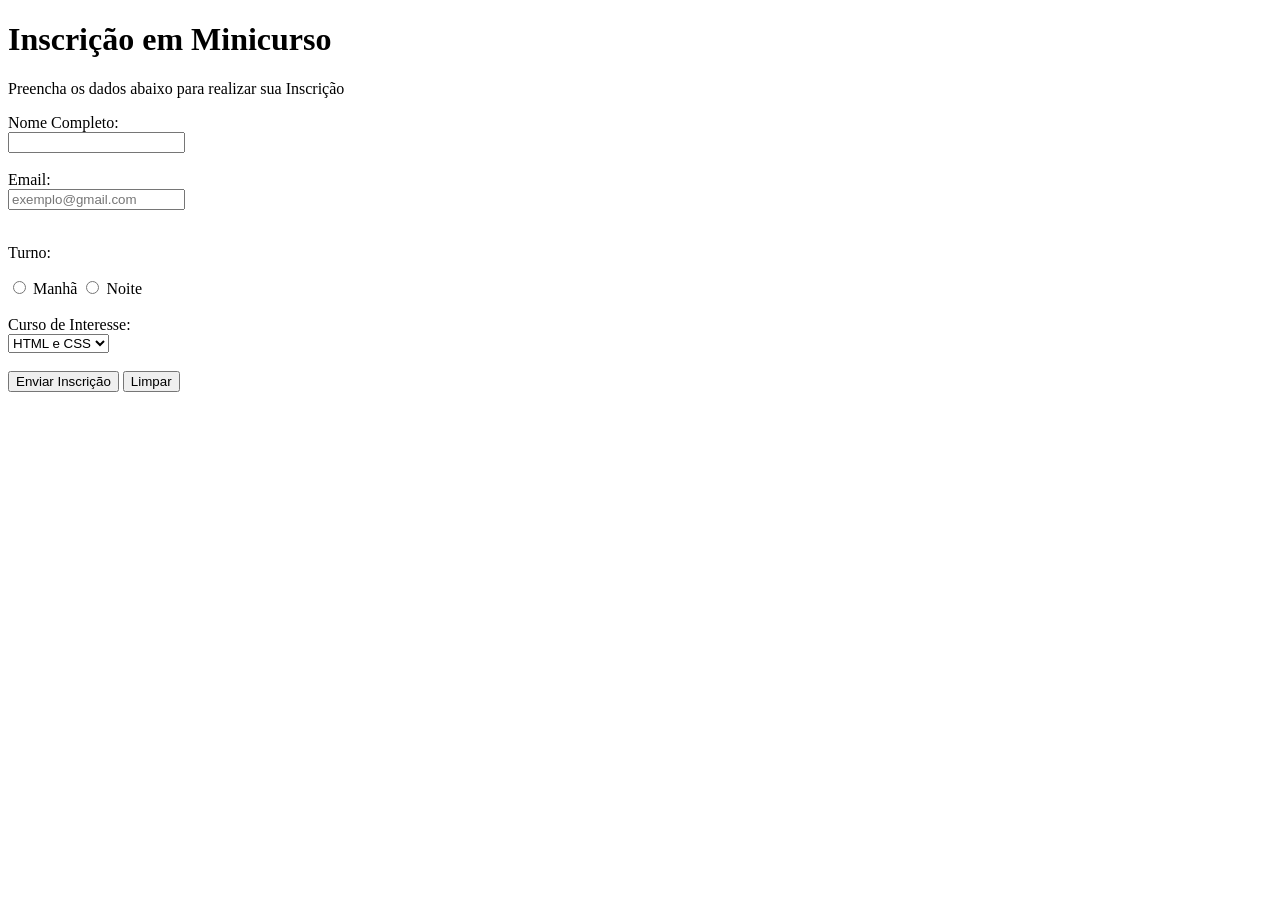
<file: HTML/Exercícios/index.html>
<!DOCTYPE html>
<html lang="en">
<head>
    <meta charset="UTF-8">
    <meta name="viewport" content="width=device-width, initial-scale=1.0">
    <title>Inscrição em Minicurso</title>
</head>
<body>
    <header>
        <h1>Inscrição em Minicurso</h1>
        <p>Preencha os dados abaixo para realizar sua Inscrição</p>
    </header>

    <form action="index.html" method="post">
       <label for="nome">Nome Completo:</label>
       <br>
       <input id="nome" name ="nome" type="text" required>
       <br><br>

       <label for="email">Email:</label>
       <br>
       <input id="email" name="email" type="email" placeholder="exemplo@gmail.com" required>
       <br><br>
       
        <p>Turno:</p>

        <input type="radio" id="manha" name="Turno" value="manha">
        <label for="manha">Manhã</label>

        <input type="radio" id="noite" name="Turno" value="noite">
        <label for="noite">Noite</label>
        <br><br>

        <label for="curso">Curso de Interesse:</label><br>
        <select id="curso" name="curso">
            <option>HTML e CSS</option>
        </select>

        <br><br>

        <button type="submit">Enviar Inscrição</button>
        <button type="reset">Limpar</button>
    </form>
    
</body>
</html>
</file>
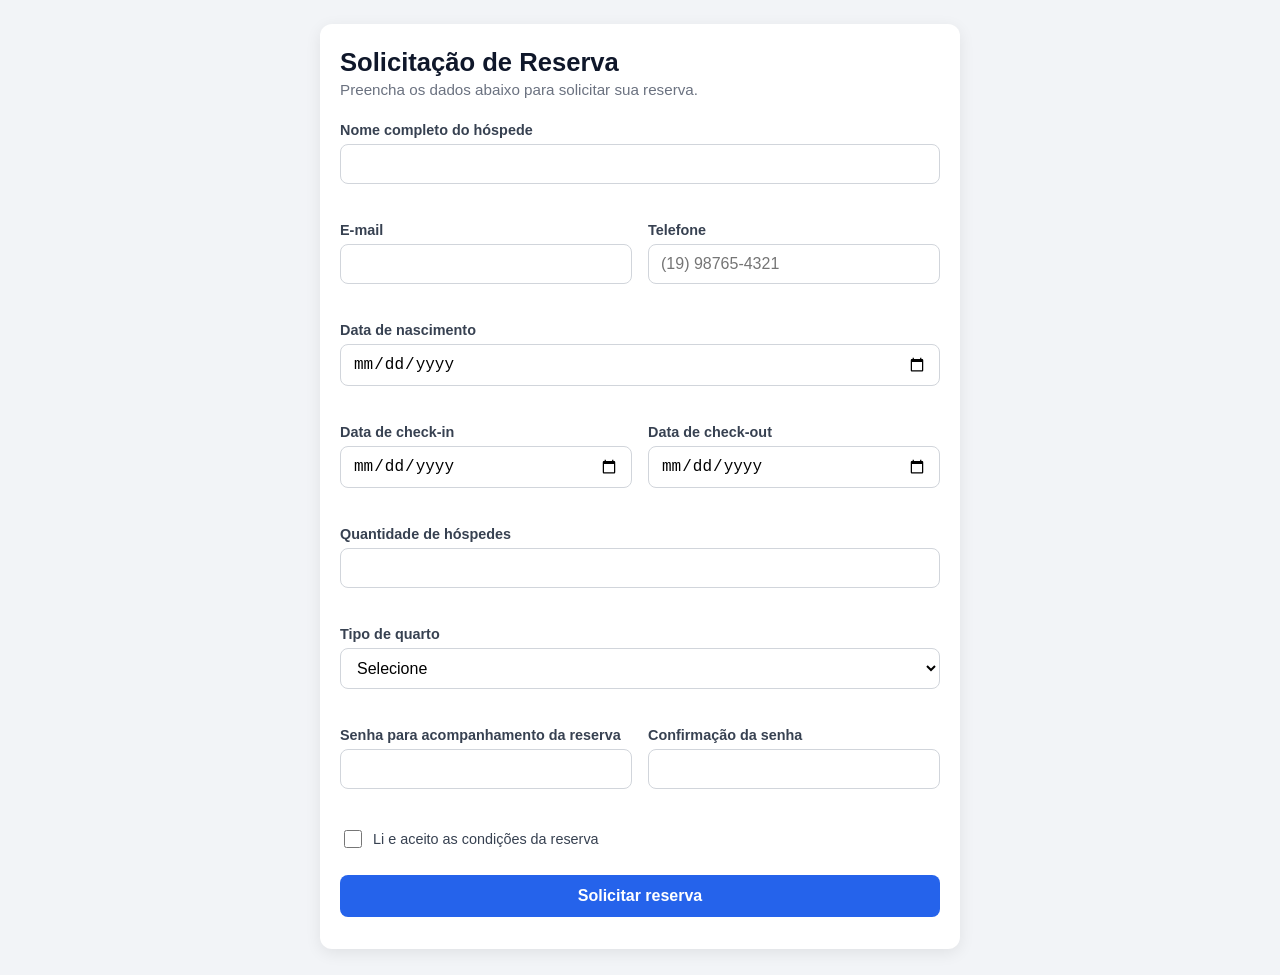
<file: HTML/Tarefas/Atv.04 - Rede de Hotéis/index.html>
<!DOCTYPE html>
<html lang="pt-br">
<head>
  <meta charset="UTF-8">
  <meta name="viewport" content="width=device-width, initial-scale=1.0">
  <title>Solicitação de Reserva</title>
  <link rel="stylesheet" href="style.css">
</head>
<body>
  <main class="container">
    <h1>Solicitação de Reserva</h1>
    <p class="subtitulo">Preencha os dados abaixo para solicitar sua reserva.</p>

    <form id="reservaForm" novalidate>

      <div class="form-group">
        <label for="nome">Nome completo do hóspede</label>
        <input type="text" id="nome" name="nome" required minlength="5" autocomplete="name">
        <span class="erro" id="erro-nome"></span>
      </div>

      <div class="form-row">
        <div class="form-group">
          <label for="email">E-mail</label>
          <input type="email" id="email" name="email" required autocomplete="email">
          <span class="erro" id="erro-email"></span>
        </div>
        <div class="form-group">
          <label for="telefone">Telefone</label>
          <input type="tel" id="telefone" name="telefone" required placeholder="(19) 98765-4321" autocomplete="tel">
          <span class="erro" id="erro-telefone"></span>
        </div>
      </div>

      <div class="form-group">
        <label for="nascimento">Data de nascimento</label>
        <input type="date" id="nascimento" name="nascimento" required>
        <span class="erro" id="erro-nascimento"></span>
      </div>

      <div class="form-row">
        <div class="form-group">
          <label for="checkin">Data de check-in</label>
          <input type="date" id="checkin" name="checkin" required>
          <span class="erro" id="erro-checkin"></span>
        </div>
        <div class="form-group">
          <label for="checkout">Data de check-out</label>
          <input type="date" id="checkout" name="checkout" required>
          <span class="erro" id="erro-checkout"></span>
        </div>
      </div>

      <div class="form-group">
        <label for="hospedes">Quantidade de hóspedes</label>
        <input type="number" id="hospedes" name="hospedes" required min="1" max="5" step="1">
        <span class="erro" id="erro-hospedes"></span>
      </div>

      <div class="form-group">
        <label for="quarto">Tipo de quarto</label>
        <select id="quarto" name="quarto" required>
          <option value="">Selecione</option>
          <option value="Individual">Individual (1 pessoa)</option>
          <option value="Duplo">Duplo (2 pessoas)</option>
          <option value="Família">Família (5 pessoas)</option>
        </select>
        <span class="erro" id="erro-quarto"></span>
      </div>

      <div class="form-row">
        <div class="form-group">
          <label for="senha">Senha para acompanhamento da reserva</label>
          <input type="password" id="senha" name="senha" required minlength="8" autocomplete="new-password">
          <span class="erro" id="erro-senha"></span>
        </div>
        <div class="form-group">
          <label for="confirmaSenha">Confirmação da senha</label>
          <input type="password" id="confirmaSenha" name="confirmaSenha" required minlength="8" autocomplete="new-password">
          <span class="erro" id="erro-confirmaSenha"></span>
        </div>
      </div>

      <div class="form-group checkbox-group">
        <label class="checkbox-label">
          <input type="checkbox" id="aceite" name="aceite" required>
          <span>Li e aceito as condições da reserva</span>
        </label>
        <span class="erro" id="erro-aceite"></span>
      </div>

      <button type="submit" id="btnSolicitar">Solicitar reserva</button>
    </form>

    <section id="resultado" class="resultado oculto" aria-live="polite">
      <p class="sucesso-msg">✅ Solicitação de reserva realizada com sucesso!</p>
      <pre id="jsonReserva"></pre>
    </section>
  </main>

  <script src="script.js"></script>
</body>
</html>
</file>
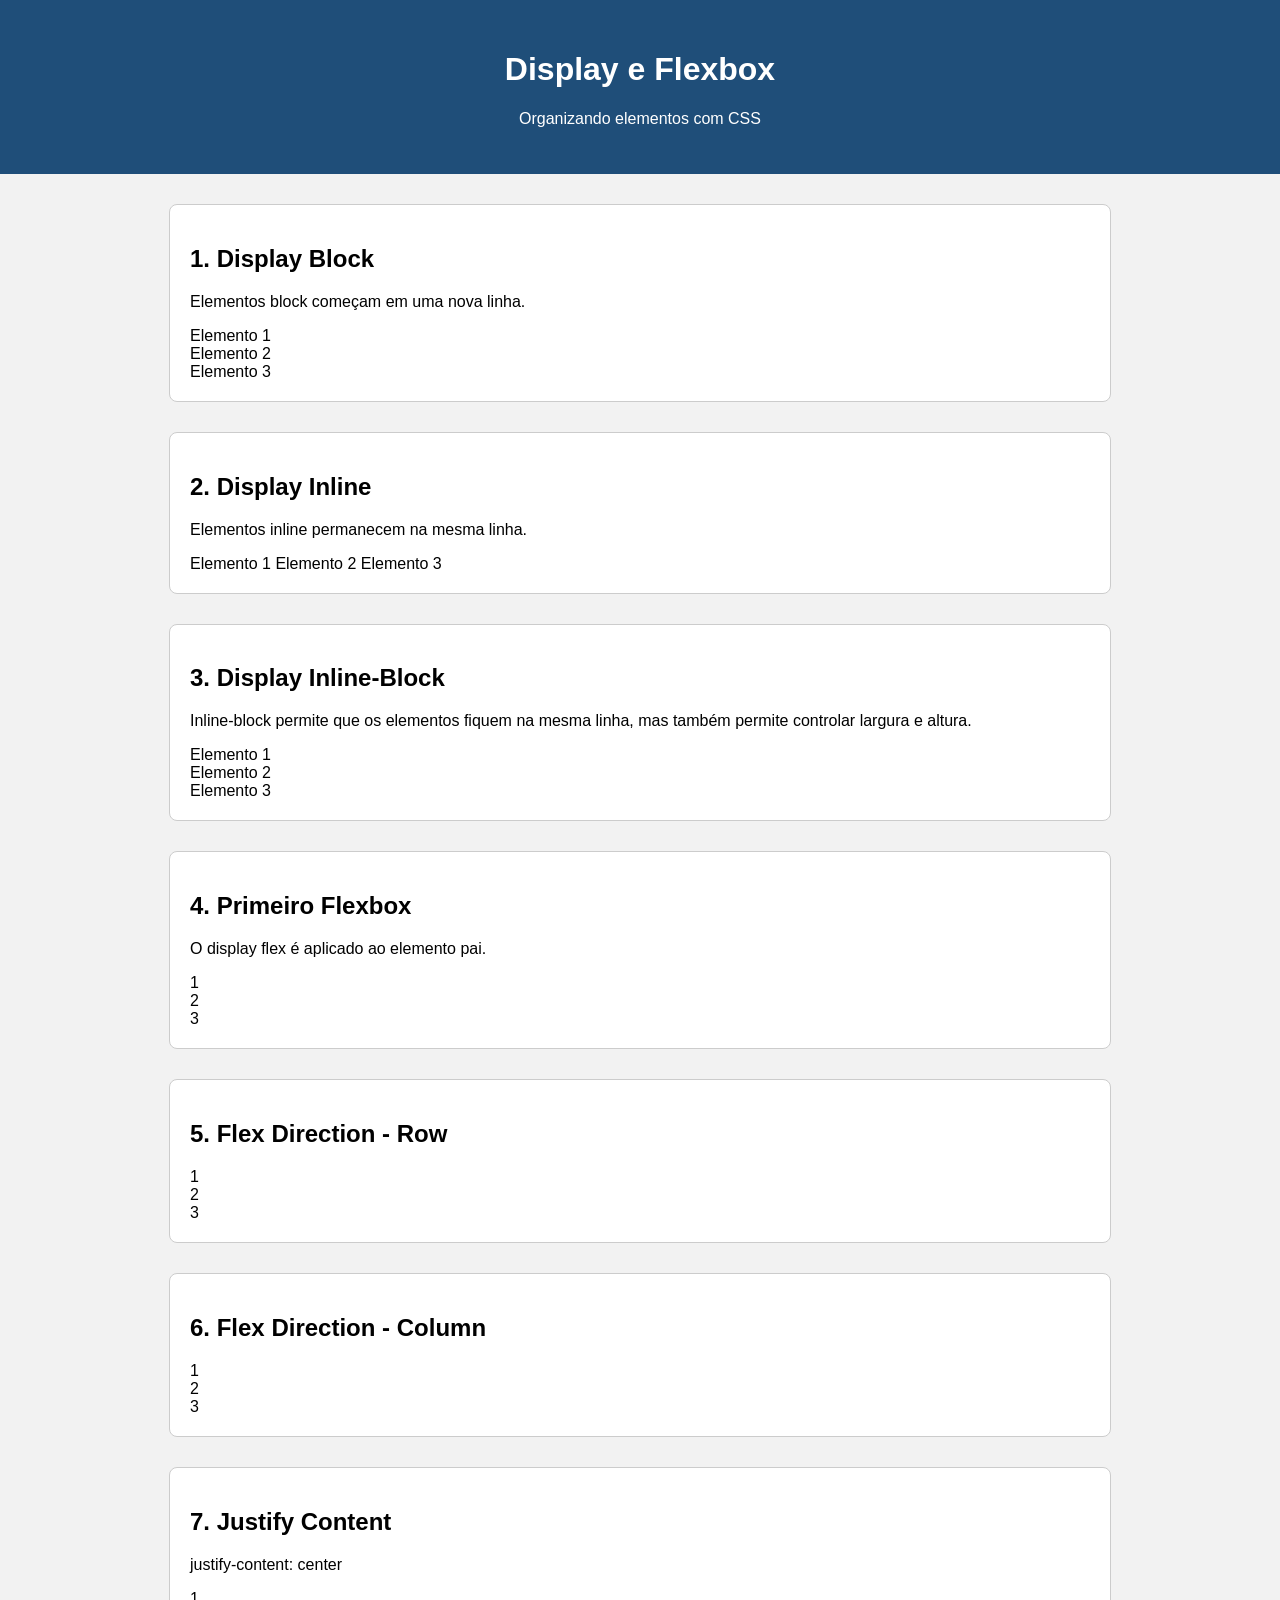
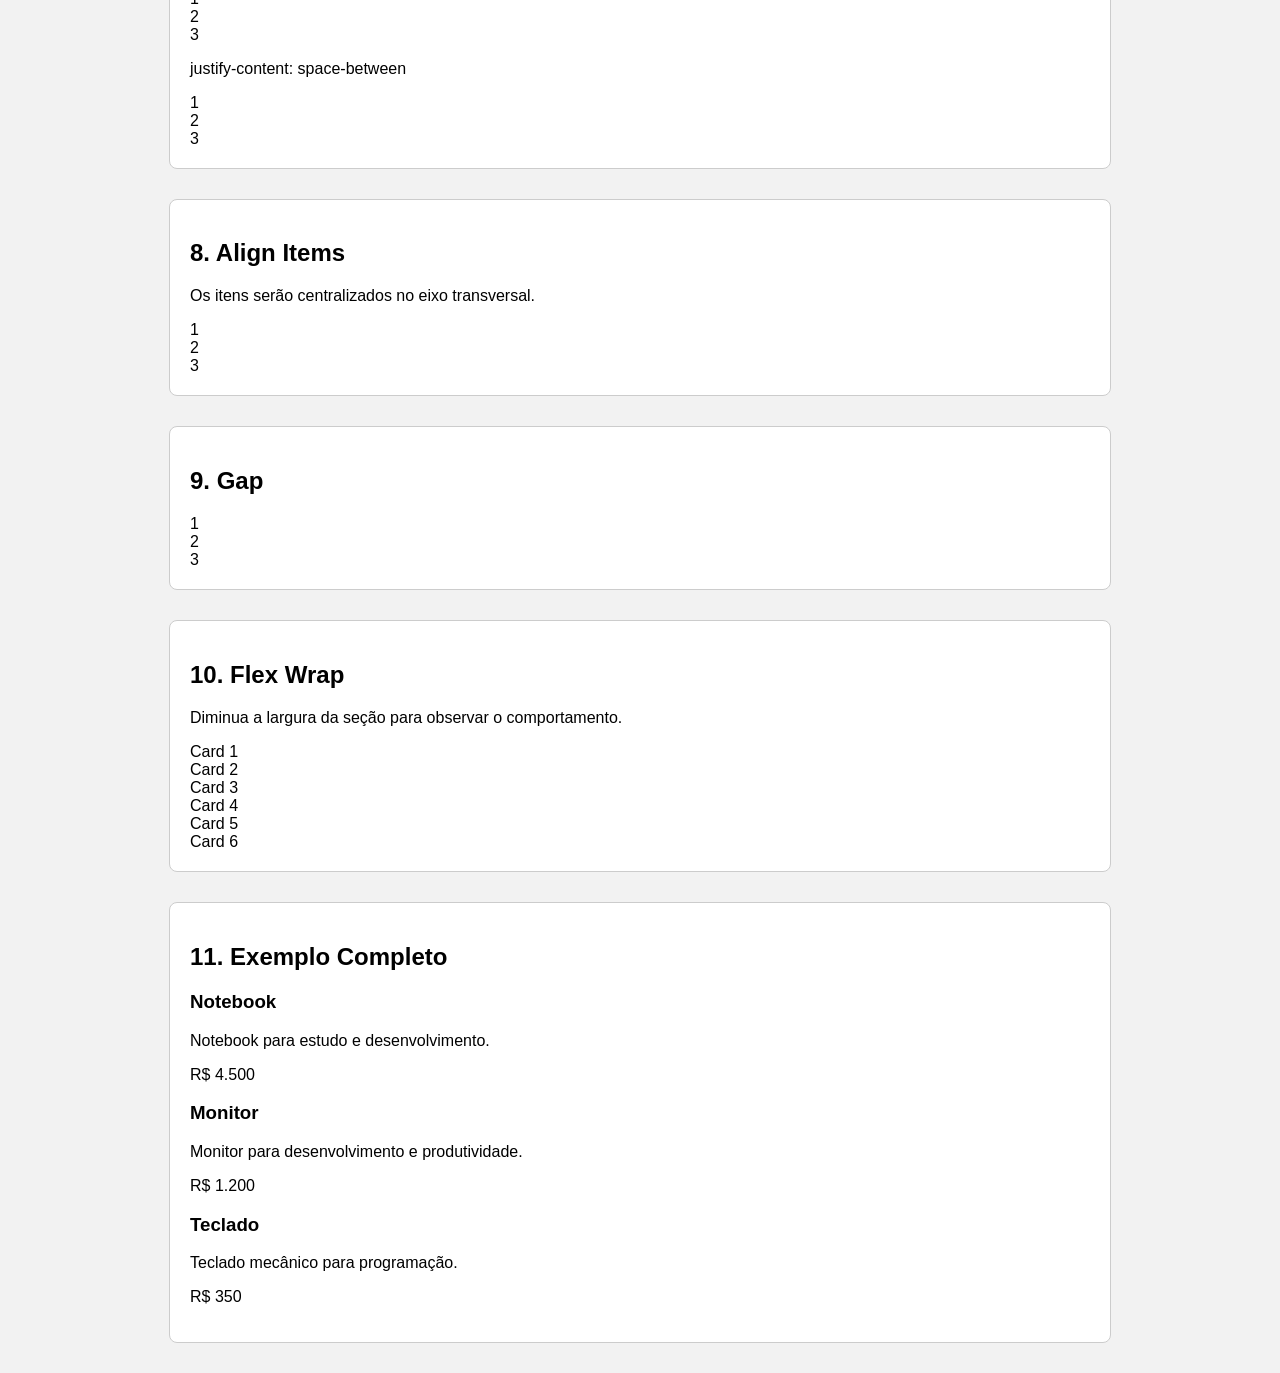
<file: HTML/Teoria/Aula03.html>
<!DOCTYPE html>
<html lang="pt-BR">

<head>

    <meta charset="UTF-8">

    <meta
        name="viewport"
        content="width=device-width, initial-scale=1.0"
    >

    <title>Aula 03 - Display e Flexbox</title>

    <link rel="stylesheet" href="aula03.css">

</head>

<body>

    <div id="cabecalho">

        <h1>Display e Flexbox</h1>

        <p>
            Organizando elementos com CSS
        </p>

    </div>


    <div class="secao">

        <h2>1. Display Block</h2>

        <p>
            Elementos block começam em uma nova linha.
        </p>

        <div class="exemplo-block">Elemento 1</div>
        <div class="exemplo-block">Elemento 2</div>
        <div class="exemplo-block">Elemento 3</div>

    </div>


    <div class="secao">

        <h2>2. Display Inline</h2>

        <p>
            Elementos inline permanecem na mesma linha.
        </p>

        <span class="exemplo-inline">Elemento 1</span>
        <span class="exemplo-inline">Elemento 2</span>
        <span class="exemplo-inline">Elemento 3</span>

    </div>


    <div class="secao">

        <h2>3. Display Inline-Block</h2>

        <p>
            Inline-block permite que os elementos fiquem
            na mesma linha, mas também permite controlar
            largura e altura.
        </p>

        <div class="exemplo-inline-block">Elemento 1</div>
        <div class="exemplo-inline-block">Elemento 2</div>
        <div class="exemplo-inline-block">Elemento 3</div>

    </div>


    <div class="secao">

        <h2>4. Primeiro Flexbox</h2>

        <p>
            O display flex é aplicado ao elemento pai.
        </p>

        <div class="flex-basico">

            <div class="item">1</div>
            <div class="item">2</div>
            <div class="item">3</div>

        </div>

    </div>


    <div class="secao">

        <h2>5. Flex Direction - Row</h2>

        <div class="flex-row">

            <div class="item">1</div>
            <div class="item">2</div>
            <div class="item">3</div>

        </div>

    </div>


    <div class="secao">

        <h2>6. Flex Direction - Column</h2>

        <div class="flex-column">

            <div class="item">1</div>
            <div class="item">2</div>
            <div class="item">3</div>

        </div>

    </div>


    <div class="secao">

        <h2>7. Justify Content</h2>

        <p>justify-content: center</p>

        <div class="flex-justify-center">

            <div class="item">1</div>
            <div class="item">2</div>
            <div class="item">3</div>

        </div>


        <p>justify-content: space-between</p>

        <div class="flex-justify-between">

            <div class="item">1</div>
            <div class="item">2</div>
            <div class="item">3</div>

        </div>

    </div>


    <div class="secao">

        <h2>8. Align Items</h2>

        <p>
            Os itens serão centralizados no eixo transversal.
        </p>

        <div class="flex-align">

            <div class="item">1</div>
            <div class="item">2</div>
            <div class="item">3</div>

        </div>

    </div>


    <div class="secao">

        <h2>9. Gap</h2>

        <div class="flex-gap">

            <div class="item">1</div>
            <div class="item">2</div>
            <div class="item">3</div>

        </div>

    </div>


    <div class="secao">

        <h2>10. Flex Wrap</h2>

        <p>
            Diminua a largura da seção para observar 
            o comportamento.
        </p>

        <div class="flex-wrap">

            <div class="card">Card 1</div>
            <div class="card">Card 2</div>
            <div class="card">Card 3</div>
            <div class="card">Card 4</div>
            <div class="card">Card 5</div>
            <div class="card">Card 6</div>

        </div>

    </div>


    <div class="secao">

        <h2>11. Exemplo Completo</h2>

        <div class="produtos">

            <div class="produto">

                <h3>Notebook</h3>

                <p>
                    Notebook para estudo e desenvolvimento.
                </p>

                <p class="preco">
                    R$ 4.500
                </p>

            </div>


            <div class="produto">

                <h3>Monitor</h3>

                <p>
                    Monitor para desenvolvimento e produtividade.
                </p>

                <p class="preco">
                    R$ 1.200
                </p>

            </div>


            <div class="produto">

                <h3>Teclado</h3>

                <p>
                    Teclado mecânico para programação.
                </p>

                <p class="preco">
                    R$ 350
                </p>

            </div>

        </div>

    </div>


</body>

</html>
</file>
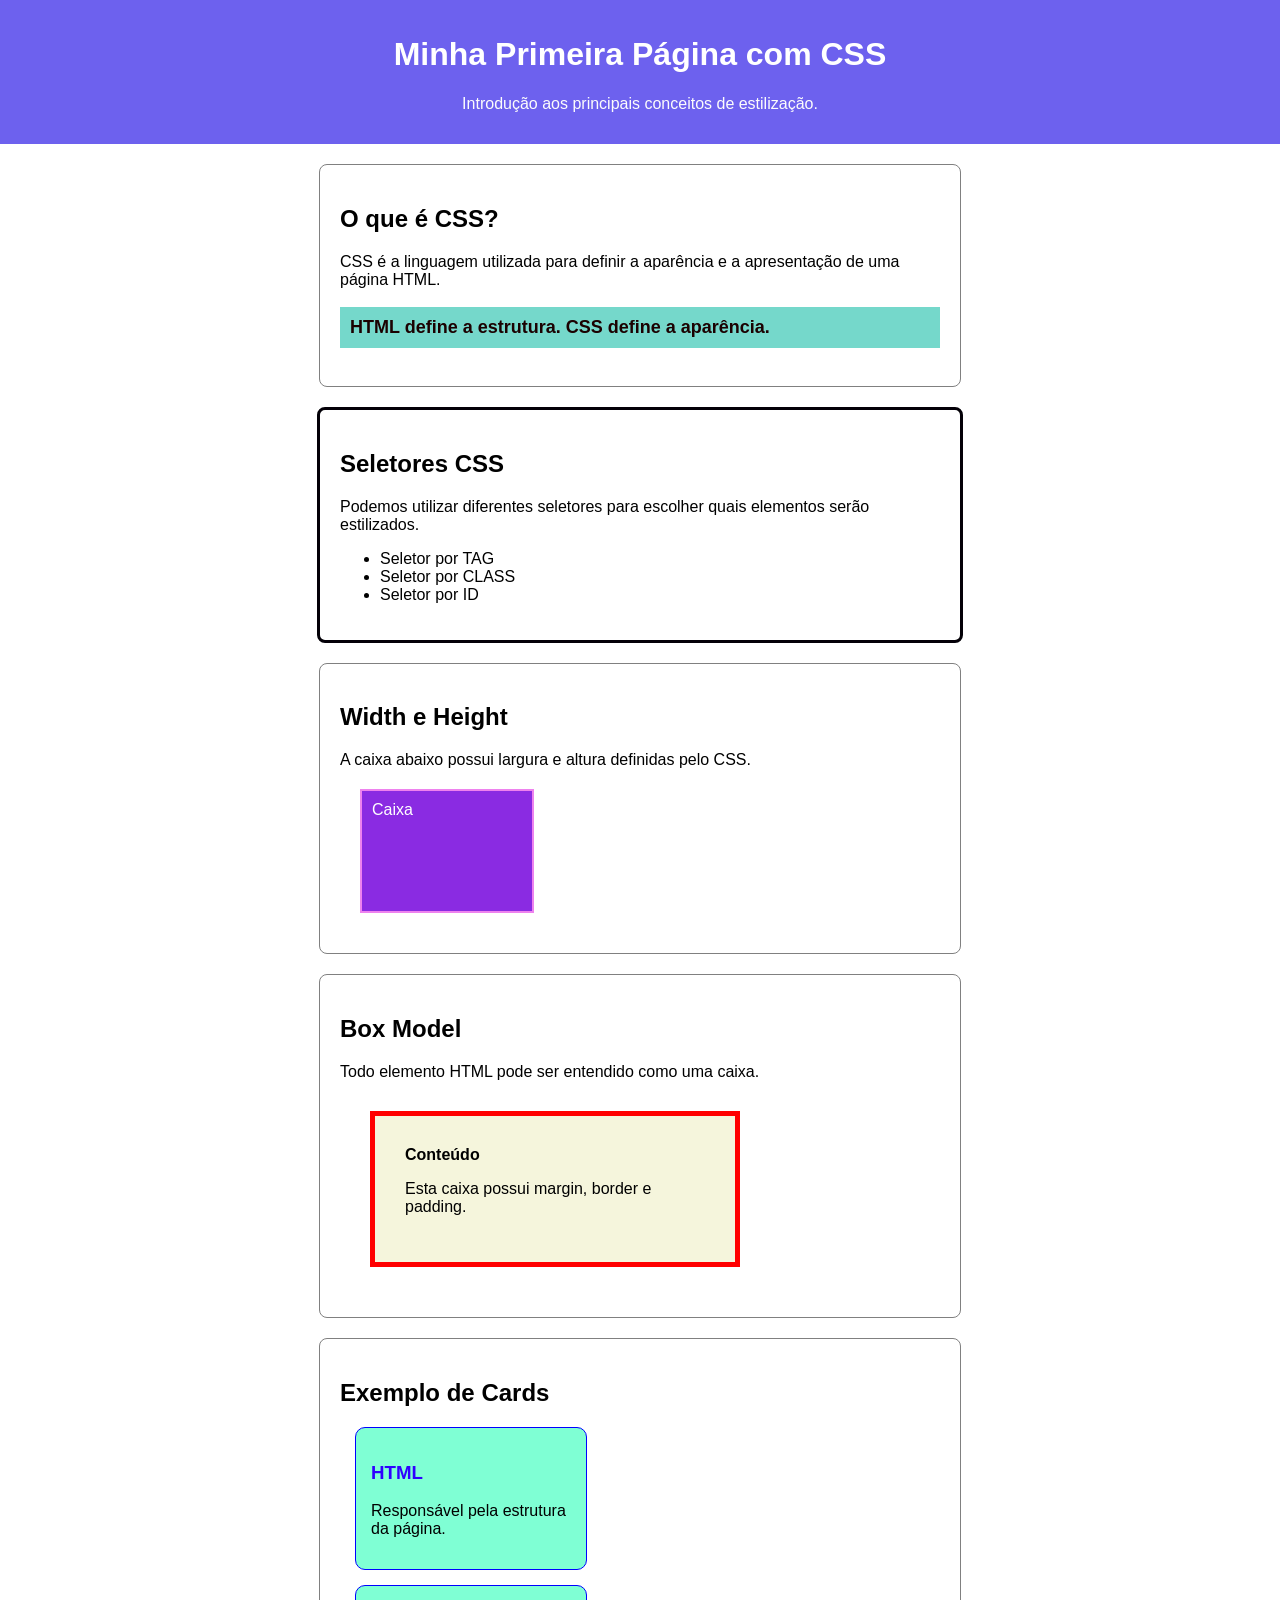
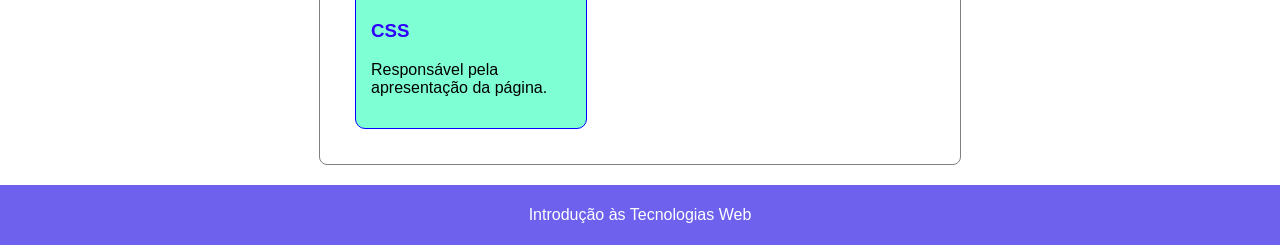
<file: HTML/Teoria/Primeira Aula Css.html>
<!DOCTYPE html>
<html lang="pt-br">
<head>
    <meta charset="UTF-8">
    <meta name="viewport" content="width=device-width, initial-scale=1.0">
    <title>Primeira Aula de CSS</title>
    <link rel="stylesheet" href="style.css">  <!--Tag de link entre o HTML e o CSS-->
</head>
<body>
    <!-- Subdivide textos para organizar no CSS. -->  

    <div id="cabecalho">  <!-- <div id = " " identificador único, generaliza mudança para todo o bloco de código -->  
        <h1>Minha Primeira Página com CSS</h1>

        <p>
            Introdução aos principais conceitos de estilização.
        </p>
    </div>
    

    <div class="caixa"> <!-- <div class=" "Diferente do id (que é exclusivo de um único elemento), a class pode ser repetida em vários lugares diferentes do site.-->

        <h2>O que é CSS?</h2>

        <p>
            CSS é a linguagem utilizada para definir
            a aparência e a apresentação de uma página HTML.
        </p>

        <p class="destaque">
            HTML define a estrutura. CSS define a aparência.
        </p>

    </div>

    <div class="caixa caixa-importante">

        <h2>Seletores CSS</h2>

        <p>
            Podemos utilizar diferentes seletores para
            escolher quais elementos serão estilizados.
        </p>

        <ul>
            <li>Seletor por TAG</li>
            <li>Seletor por CLASS</li>
            <li>Seletor por ID</li>
        </ul>

    </div>

    <div class="caixa">

        <h2>Width e Height</h2>

        <p>
            A caixa abaixo possui largura e altura definidas pelo CSS.
        </p>

        <div class="quadrado">
            Caixa
        </div>

    </div>


    <div class="caixa">

        <h2>Box Model</h2>

        <p>
            Todo elemento HTML pode ser entendido como uma caixa.
        </p>

        <div class="box-model">

            <strong>Conteúdo</strong>  <!-- Serve para indicar que um trecho de texto possui forte importância-->

            <p>
                Esta caixa possui margin, border e padding.
            </p>

        </div>

    </div>


    <div class="caixa">

        <h2>Exemplo de Cards</h2>

        <div class="card">
            <h3>HTML</h3>
            <p>Responsável pela estrutura da página.</p>
        </div>

        <div class="card">
            <h3>CSS</h3>
            <p>Responsável pela apresentação da página.</p>
        </div>

    </div>


    <div id="rodape">

        <p>
            Introdução às Tecnologias Web
        </p>

    </div>
</body>
</html>
</file>
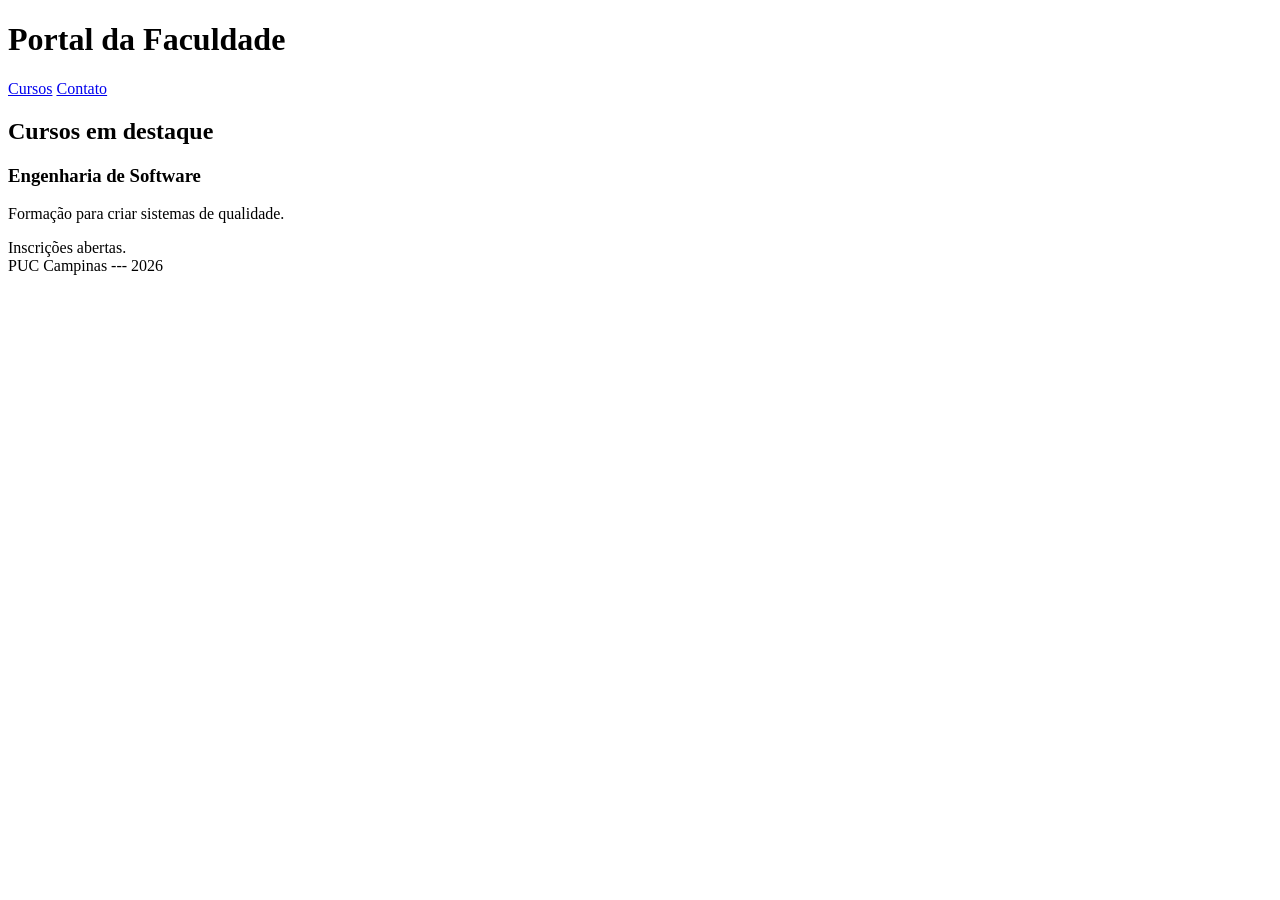
<file: HTML/Teoria/sobre.html>
<!DOCTYPE html>     <!--! + Tab gere esse escopo de HTML.-->
<html lang="pt-BR">
<head>
    <meta charset="UTF-8">
    <meta name="viewport" content="width=device-width, initial-scale=1.0">
    <title>Sobre Mim</title>
</head>
<body>
 <header>
    <h1>Portal da Faculdade</h1>
     <nav aria-label="Navegação principal">
       <a href="#cursos">Cursos</a>
       <a href="#contato">Contato</a>
     </nav>
     </header>
    
     <main class="container">
          <section id="cursos">
              <h2>Cursos em destaque</h2>
         <article>
              <h3>Engenharia de Software</h3>
              <p>Formação para criar sistemas de qualidade.</p>
         </article>
         </section>
         <aside>Inscrições abertas.</aside>
     </main>
    
     <footer>PUC Campinas --- 2026</footer>
 </body>
</html>
</file>
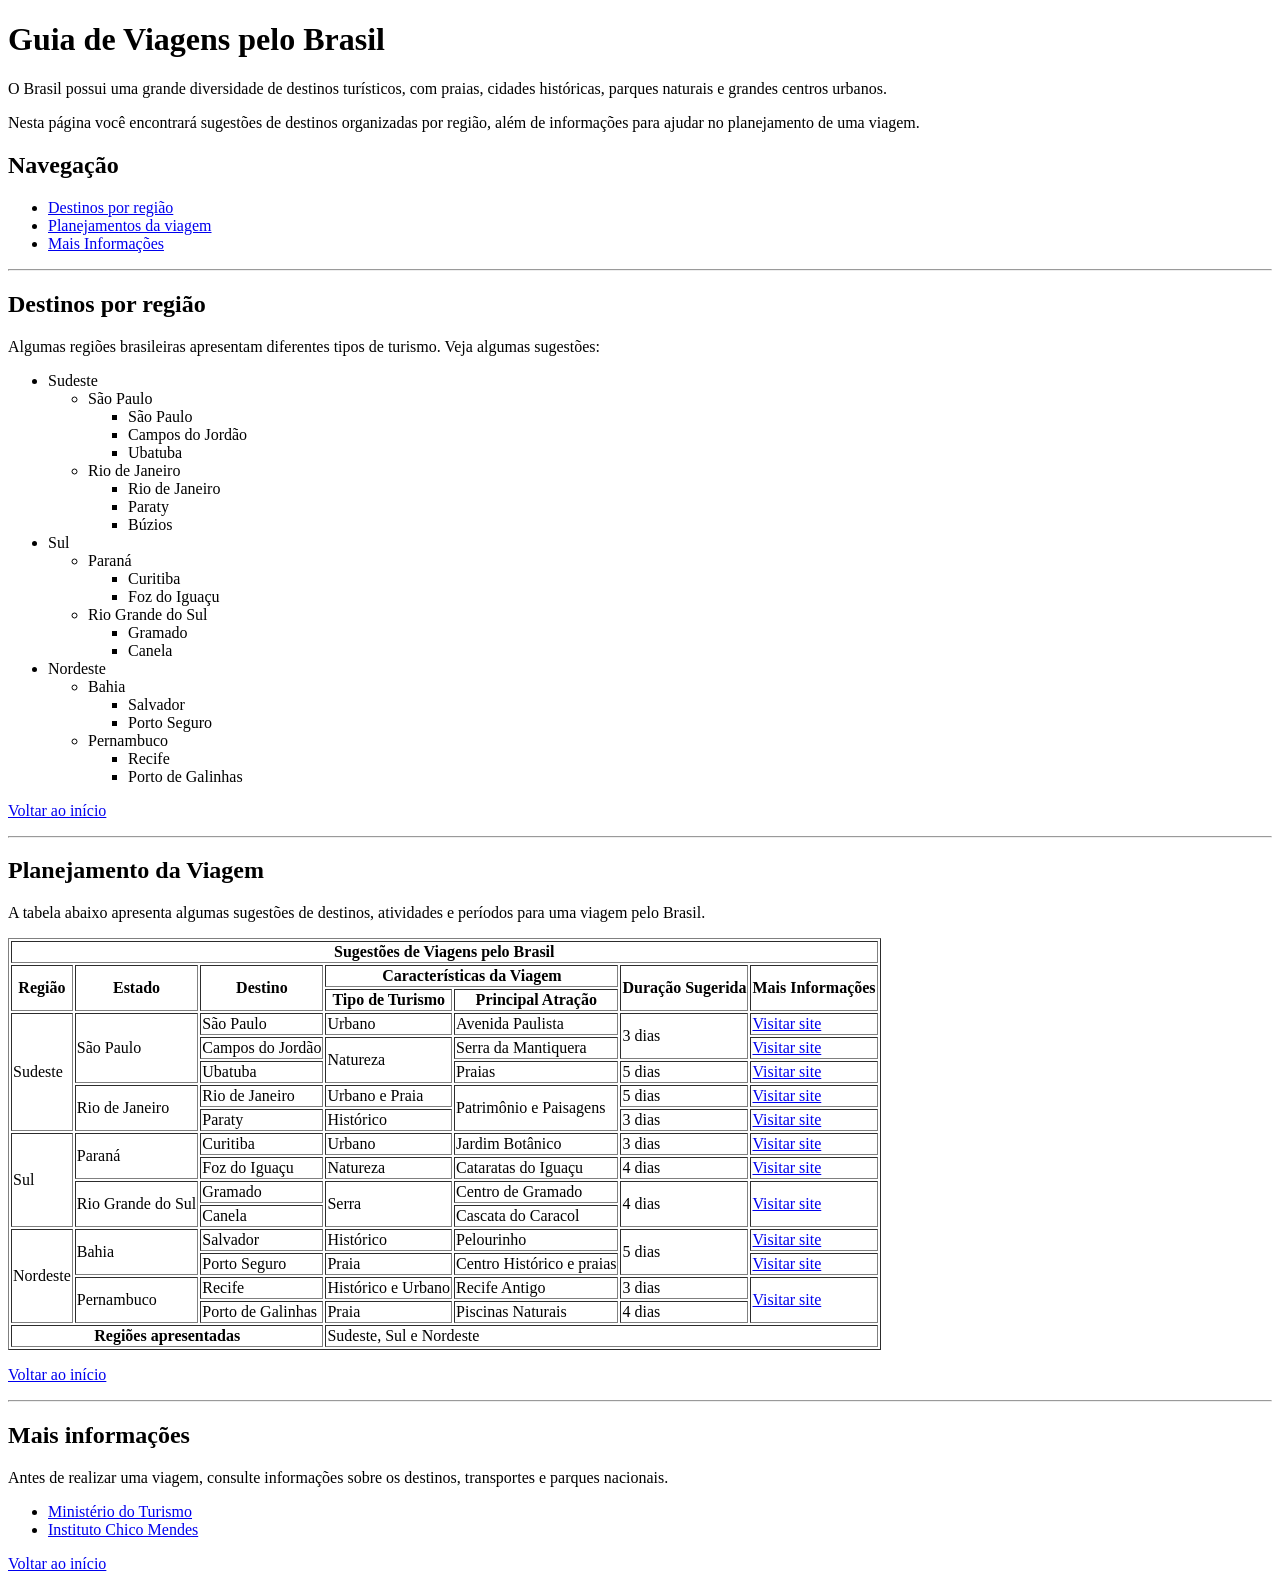
<file: HTML/Tarefas/Atv.01 - Guia de Viagens pelo Brasil/tarefa.html>
<!DOCTYPE html>
<html lang="en">
<head>
    <meta charset="UTF-8">
    <meta name="viewport" content="width=device-width, initial-scale=1.0">
    <title>Guia de Viagens pelo Brasil</title>
</head>
<body>
    <h1 id="Guia">Guia de Viagens pelo Brasil</h1

    <p>
        O Brasil possui uma grande diversidade de destinos turísticos, com praias, cidades históricas, parques naturais e grandes centros urbanos.
    </p>

    <p>
        Nesta página você encontrará sugestões de destinos organizadas por região, além de informações para ajudar no planejamento de uma viagem.
    </p>

    <h2>Navegação</h2>

    <p>
        <ul>
            <li>
                <a href="#destino">Destinos por região</a>
            </li>
            <li>
                <a href="#planejamento">Planejamentos da viagem</a>
            </li>
            <li>
                <a href="#info">Mais Informações</a>
            </li>
        </ul>
    </p>

    <hr>

    <h2 id="destino">Destinos por região</h2>

    <p>
        Algumas regiões brasileiras apresentam diferentes tipos de turismo. Veja algumas sugestões:
    </p>

    <p>
        <ul>
            <li>Sudeste
                <ul>
                    <li>São Paulo
                        <ul>
                            <li>São Paulo</li>
                            <li>Campos do Jordão</li>
                            <li>Ubatuba</li>
                        </ul>
                    </li>
                    <li>Rio de Janeiro
                        <ul>
                            <li>Rio de Janeiro</li>
                            <li>Paraty</li>
                            <li>Búzios</li>
                        </ul>
                    </li>
                </ul>
            </li>
            <li>Sul
                <ul>
                    <li>Paraná
                        <ul>
                            <li>Curitiba</li>
                            <li>Foz do Iguaçu</li>
                        </ul>
                    </li>
                    <li>Rio Grande do Sul
                        <ul>
                            <li>Gramado</li>
                            <li>Canela</li>
                        </ul>
                    </li>
                </ul>
            </li>
            <li>Nordeste
                <ul>
                    <li>Bahia
                        <ul>
                            <li>Salvador</li>
                            <li>Porto Seguro</li>
                        </ul>
                    </li>
                    <li>Pernambuco
                        <ul>
                            <li>Recife</li>
                            <li>Porto de Galinhas</li>
                        </ul>
                    </li>
                </ul>
            </li>
        </ul>
    </p>

    <p>
        <a href="#Guia">Voltar ao início</a>
    </p>

    <hr>

    <h2 id="planejamento">Planejamento da Viagem</h2>
    
    <p>
        A tabela abaixo apresenta algumas sugestões de destinos, atividades e períodos para uma viagem pelo Brasil.
    </p>

    <table = border="1">
        <tr>
            <th colspan="7">Sugestões de Viagens pelo Brasil</th>
        </tr>
        <tr>
            <th rowspan="2">Região</th>
            <th rowspan="2">Estado</th>
            <th rowspan="2">Destino</th>
            <th colspan="2">Características da Viagem</th>
            <th rowspan="2">Duração Sugerida</th>
            <th rowspan="2">Mais Informações</th>
        </tr>
        <tr>
            <th>Tipo de Turismo</th>
            <th>Principal Atração</th>
        </tr>
        <tr>
            <td rowspan="5">Sudeste</td>
            <td rowspan="3">São Paulo</td>
            <td>São Paulo</td>
            <td>Urbano</td>
            <td>Avenida Paulista</td>
            <td rowspan="2">3 dias</td>
            <td>
                <a href="https://prefeitura.sp.gov.br/">Visitar site</a>
            </td>
        </tr>
        <tr>
            <td>Campos do Jordão</td>
            <td rowspan="2">Natureza</td>
            <td>Serra da Mantiquera</td>
            <td>
                <a href="https://www.camposdojordao.sp.gov.br/">Visitar site</a>
            </td>
        </tr>
        <tr>
            <td>Ubatuba</td>
            <td>Praias</td>
            <td>5 dias</td>
            <td>
                <a href="https://www.ubatuba.sp.gov.br/">Visitar site</a>
            </td>
        </tr>
        <tr>
            <td rowspan="2">Rio de Janeiro</td>
            <td>Rio de Janeiro</td>
            <td>Urbano e Praia</td>
            <td rowspan="2">Patrimônio e Paisagens</td>
            <td>5 dias</td>
            <td>
                <a href="https://prefeitura.rio/">Visitar site</a>
            </td>
        </tr>
        <tr>
            <td>Paraty</td>
            <td>Histórico</td>
            <td>3 dias</td>
            <td>
                <a href="https://www.paraty.rj.gov.br/">Visitar site</a>
            </td>
        </tr>
        <tr>
            <td rowspan="4">Sul</td>
            <td rowspan="2">Paraná</td>
            <td>Curitiba</td>
            <td>Urbano</td>
            <td>Jardim Botânico</td>
            <td>3 dias</td>
            <td>
                <a href="https://www.curitiba.pr.gov.br/">Visitar site</a>
            </td>
        </tr>
        <tr>
            <td>Foz do Iguaçu</td>
            <td>Natureza</td>
            <td>Cataratas do Iguaçu</td>
            <td>4 dias</td>
            <td>
                <a href="https://www.gov.br/icmbio/pt-br">Visitar site</a>
            </td>
        </tr>
        <tr>
            <td rowspan="2">Rio Grande do Sul</td>
            <td>Gramado</td> 
            <td rowspan="2">Serra</td>
            <td>Centro de Gramado</td>
            <td rowspan="2">4 dias</td>
            <td rowspan="2">
                <a href="https://www.gramado.rs.gov.br/">Visitar site</a>
            </td>
        </tr>
        <tr>
            <td>Canela</td>
            <td>Cascata do Caracol</td>
        </tr>
        <tr>
            <td rowspan="4">Nordeste</td>
            <td rowspan="2">Bahia</td>
            <td>Salvador</td>
            <td>Histórico</td>
            <td>Pelourinho</td>
            <td rowspan="2">5 dias</td>
            <td>
                <a href="https://www.salvador.ba.gov.br/">Visitar site</a>
            </td>
        </tr>
        <tr>
            <td>Porto Seguro</td>
            <td>Praia</td>
            <td>Centro Histórico e praias</td>
            <td>
                <a href="https://www.portoseguro.ba.gov.br/">Visitar site</a>
            </td>
        </tr>
        <tr>
            <td rowspan="2">Pernambuco</td>
            <td>Recife</td>
            <td>Histórico e Urbano</td>
            <td>Recife Antigo</td>
            <td>3 dias</td>
            <td rowspan="2">
                <a href="https://www.pe.gov.br/">Visitar site</a>
            </td>
        </tr>
        <tr>
            <td>Porto de Galinhas</td>
            <td>Praia</td>
            <td>Piscinas Naturais</td>
            <td>4 dias</td>
        </tr>
        <tr>
            <th colspan="3">Regiões apresentadas</th>
            <td colspan="4">Sudeste, Sul e Nordeste</td>
        </tr>
    </table>

    <p>
        <a href="#Guia">Voltar ao início</a>
    </p>

    <hr>

    <h2 id="info">Mais informações</h2>

    <p>
        Antes de realizar uma viagem, consulte informações sobre os destinos, transportes e parques nacionais.

        <ul>
            <li>
                <a href="https://www.gov.br/turismo/pt-br">Ministério do Turismo</a>
            </li>
            <li>
                <a href="https://www.gov.br/icmbio/pt-br">Instituto Chico Mendes</a>
            </li>
        </ul>
    </p>

    <p>
        <a href="#Guia">Voltar ao início</a>
    </p>

</body>
</html>
</file>
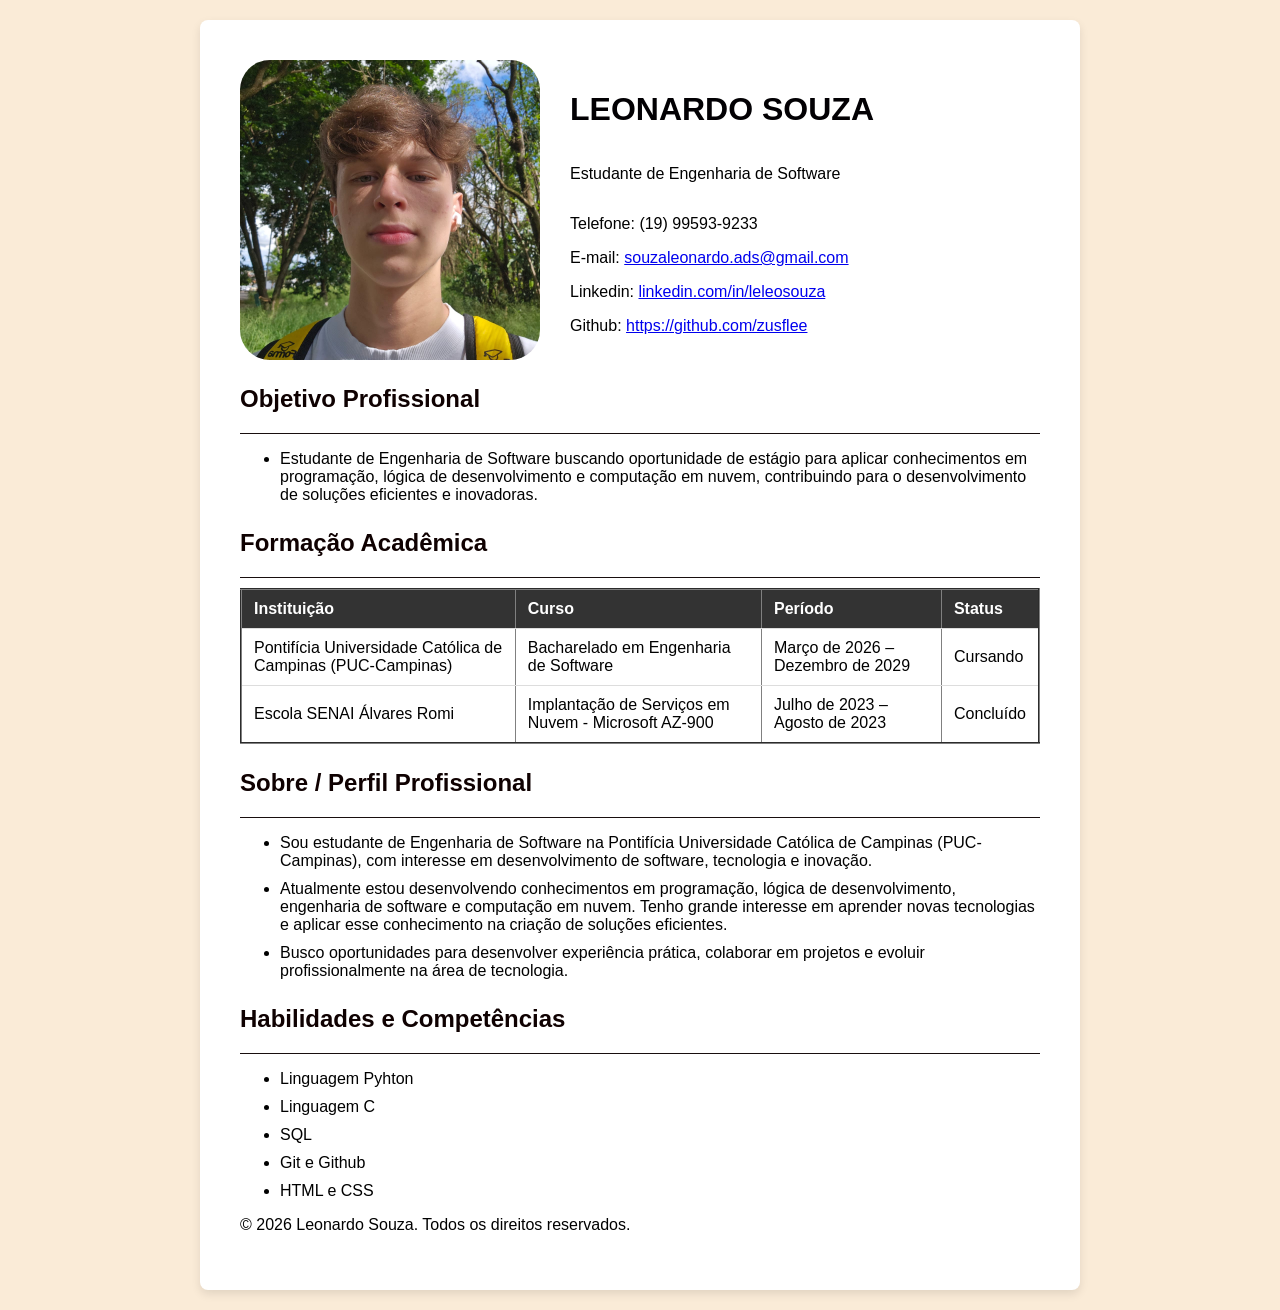
<file: HTML/Tarefas/Atv.02 - Página de Currículo/curriculo.html>
<!DOCTYPE html>
<html lang="pt-br">
<head>
    <meta charset="UTF-8">
    <meta name="viewport" content="width=device-width, initial-scale=1.0">
    <title>Meu Currículo</title>
    <link rel="stylesheet" href="estilo.css">
</head>
<body>
    <div class="container">
        <div class="cabecalho">
            <img src="minhafoto.jpeg" alt="Foto de perfil de Leonardo Souza" class="foto-perfil">
            
            <div class="informacoes-pessoais">
                <h1>LEONARDO SOUZA</h1>
                <div class="cargo">
                    <p>Estudante de Engenharia de Software</p>
                </div>

                <div id="informacoes">
                    <p>
                        Telefone: (19) 99593-9233
                    </p>

                    <p>
                        E-mail:
                        <a href="mailto:souzaleonardo.ads@gmail.com">souzaleonardo.ads@gmail.com</a>
                    </p>

                    <p>
                        Linkedin:
                        <a href="linkedin.com/in/leleosouza/" target="_blank">linkedin.com/in/leleosouza</a>
                    </p>

                    <p>
                        Github:
                        <a href="https://github.com/zusflee" target="_blank">https://github.com/zusflee</a>
                    </p>
                </div>
            </div>
        </div>

        <div id="objetivo">

            <h2>Objetivo Profissional</h2>
            <hr>

            <ul>
                <li>Estudante de Engenharia de Software buscando oportunidade de estágio para aplicar conhecimentos em programação, lógica de desenvolvimento e computação em nuvem, contribuindo para o desenvolvimento de soluções eficientes e inovadoras.</li>
            </ul>

        </div>
        
        <div id="formacao">

            <h2>Formação Acadêmica</h2>
            <hr>

            <table border="2">
                <tr>
                    <th colspan="2">Instituição</th>
                    <th colspan="2">Curso</th>
                    <th colspan="2">Período</th>
                    <th colspan="2">Status</th>
                </tr>

            <tr>
                    <td colspan="2" >Pontifícia Universidade Católica de Campinas (PUC-Campinas)</td>
                    <td colspan="2" >Bacharelado em Engenharia de Software</td>
                    <td colspan="2" >Março de 2026 – Dezembro de 2029</td>
                    <td colspan="2" >Cursando</td>
            </tr>

            <tr>
                    <td colspan="2">Escola SENAI Álvares Romi</td>
                    <td colspan="2">Implantação de Serviços em Nuvem - Microsoft AZ-900</td>
                    <td colspan="2">Julho de 2023 – Agosto de 2023</td>
                    <td colspan="2">Concluído</td>
            </tr>

            </table>
        </div>

        <div id="sobre mim">
            
            <h2>Sobre / Perfil Profissional</h2>
            <hr>

           <ul>
                <li>Sou estudante de Engenharia de Software na Pontifícia Universidade Católica de Campinas (PUC-Campinas), com interesse em desenvolvimento de software, tecnologia e inovação.
                </li>
                <li>Atualmente estou desenvolvendo conhecimentos em programação, lógica de desenvolvimento, engenharia de software e computação em nuvem. Tenho grande interesse em aprender novas tecnologias e aplicar esse conhecimento na criação de soluções eficientes.
                </li>
                <li>
                    Busco oportunidades para desenvolver experiência prática, colaborar em projetos e evoluir profissionalmente na área de tecnologia.
                </li>
           </ul>

        </div>

        <div id="habilidades">

            <h2>Habilidades e Competências</h2>
            <hr>

            <ul>
                <li>Linguagem Pyhton</li>
                <li>Linguagem C</li>
                <li>SQL</li>
                <li>Git e Github</li>
                <li>HTML e CSS</li>
            </ul>
        </div>

        <footer> <!--Rodapé-->
            <p>&copy; 2026 Leonardo Souza. Todos os direitos reservados.</p>
        </footer>
    </div>
</body>
</html>
</file>
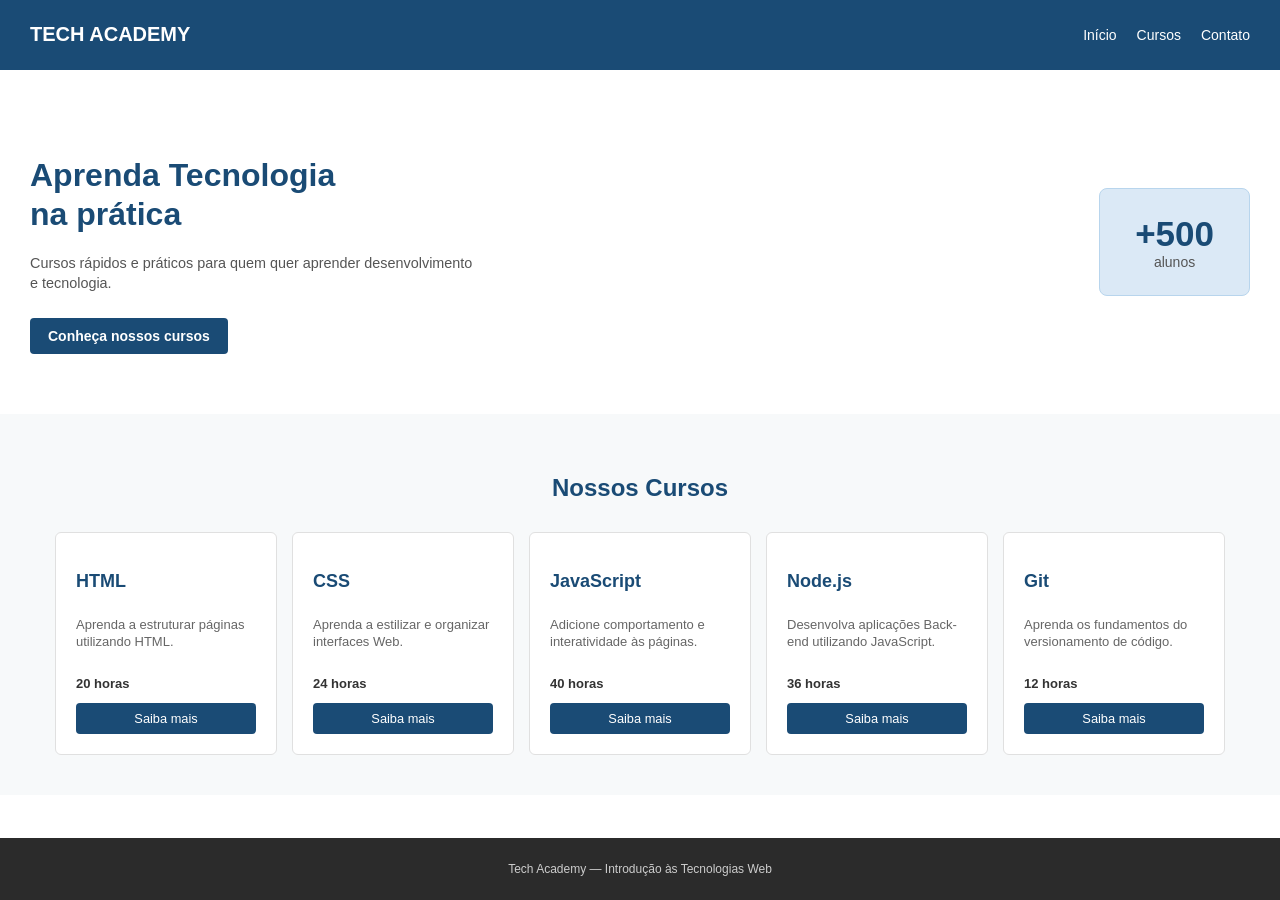
<file: HTML/Tarefas/Atv.03 - Catálogo de Cursos/catalogo.html>
<!DOCTYPE html>
<html lang="pt-BR">

<head>
    <meta charset="UTF-8">
    <meta name="viewport" content="width=device-width, initial-scale=1.0">

    <title>Tech Academy</title>

    <link rel="stylesheet" href="style.css">
</head>

<body>

    <header class="cabecalho">

        <h1 class="logo">TECH ACADEMY</h1>

        <nav class="menu">
            <a href="#">Início</a>
            <a href="#">Cursos</a>
            <a href="#">Contato</a>
        </nav>

    </header>


    <main>

        <section class="apresentacao">

            <div class="apresentacao-texto">

                <h2>
                    Aprenda Tecnologia
                    <br>
                    na prática
                </h2>

                <p>
                    Cursos rápidos e práticos para quem quer
                    aprender desenvolvimento e tecnologia.
                </p>

                <a href="#" class="botao">
                    Conheça nossos cursos
                </a>

            </div>


            <div class="destaque">

                <span class="numero">+500</span>

                <span class="texto-alunos">
                    alunos
                </span>

            </div>

        </section>


        <section class="secao-cursos">

            <h2>Nossos Cursos</h2>


            <div class="cursos">


                <div class="curso">

                    <h3>HTML</h3>

                    <p>
                        Aprenda a estruturar páginas
                        utilizando HTML.
                    </p>

                    <span class="carga-horaria">
                        20 horas
                    </span>

                    <a href="#" class="botao-curso">
                        Saiba mais
                    </a>

                </div>


                <div class="curso">

                    <h3>CSS</h3>

                    <p>
                        Aprenda a estilizar e organizar
                        interfaces Web.
                    </p>

                    <span class="carga-horaria">
                        24 horas
                    </span>

                    <a href="#" class="botao-curso">
                        Saiba mais
                    </a>

                </div>


                <div class="curso">

                    <h3>JavaScript</h3>

                    <p>
                        Adicione comportamento e
                        interatividade às páginas.
                    </p>

                    <span class="carga-horaria">
                        40 horas
                    </span>

                    <a href="#" class="botao-curso">
                        Saiba mais
                    </a>

                </div>


                <div class="curso">

                    <h3>Node.js</h3>

                    <p>
                        Desenvolva aplicações
                        Back-end utilizando JavaScript.
                    </p>

                    <span class="carga-horaria">
                        36 horas
                    </span>

                    <a href="#" class="botao-curso">
                        Saiba mais
                    </a>

                </div>


                <div class="curso">

                    <h3>Git</h3>

                    <p>
                        Aprenda os fundamentos do
                        versionamento de código.
                    </p>

                    <span class="carga-horaria">
                        12 horas
                    </span>

                    <a href="#" class="botao-curso">
                        Saiba mais
                    </a>

                </div>


            </div>

        </section>

    </main>


    <footer>

        <p>
            Tech Academy — Introdução às Tecnologias Web
        </p>

    </footer>

</body>

</html>
</file>
<file: HTML/Tarefas/Atv.04 - Rede de Hotéis/style.css>
* {
  box-sizing: border-box;
}

body {
  margin: 0;
  font-family: "Segoe UI", Arial, sans-serif;
  background: #f2f4f7;
  color: #1f2937;
  padding: 24px 16px;
}

.container {
  max-width: 640px;
  margin: 0 auto;
  background: #ffffff;
  border-radius: 12px;
  padding: 24px 20px 32px;
  box-shadow: 0 4px 16px rgba(0, 0, 0, 0.08);
}

h1 {
  margin: 0 0 4px;
  font-size: 1.6rem;
  color: #0f172a;
}

.subtitulo {
  margin: 0 0 24px;
  color: #6b7280;
  font-size: 0.95rem;
}

form {
  display: flex;
  flex-direction: column;
  gap: 16px;
}

/* Em telas pequenas: uma coluna só (padrão flex-direction: column) */
.form-row {
  display: flex;
  flex-direction: column;
  gap: 16px;
}

.form-group {
  display: flex;
  flex-direction: column;
  gap: 6px;
  flex: 1;
}

label {
  font-weight: 600;
  font-size: 0.9rem;
  color: #374151;
}

input[type="text"],
input[type="email"],
input[type="tel"],
input[type="date"],
input[type="number"],
input[type="password"],
select {
  padding: 10px 12px;
  border: 1px solid #d1d5db;
  border-radius: 8px;
  font-size: 1rem;
  width: 100%;
  background: #fff;
  transition: border-color 0.15s ease, box-shadow 0.15s ease;
}

input:focus,
select:focus {
  outline: none;
  border-color: #2563eb;
  box-shadow: 0 0 0 3px rgba(37, 99, 235, 0.15);
}

.campo-invalido {
  border-color: #dc2626 !important;
}

.campo-invalido:focus {
  box-shadow: 0 0 0 3px rgba(220, 38, 38, 0.15) !important;
}

.erro {
  min-height: 16px;
  color: #dc2626;
  font-size: 0.8rem;
}

.checkbox-group {
  flex-direction: row;
  flex-wrap: wrap;
  align-items: center;
  gap: 8px;
}

.checkbox-label {
  display: flex;
  align-items: center;
  gap: 8px;
  font-weight: 400;
  cursor: pointer;
}

.checkbox-label input {
  width: 18px;
  height: 18px;
}

button#btnSolicitar {
  margin-top: 8px;
  padding: 12px 16px;
  border: none;
  border-radius: 8px;
  background: #2563eb;
  color: #fff;
  font-size: 1rem;
  font-weight: 600;
  cursor: pointer;
  transition: background 0.15s ease;
}

button#btnSolicitar:hover {
  background: #1d4ed8;
}

.resultado {
  margin-top: 24px;
  padding: 16px;
  border-radius: 8px;
  background: #ecfdf5;
  border: 1px solid #a7f3d0;
}

.resultado.oculto {
  display: none;
}

.sucesso-msg {
  margin: 0 0 12px;
  font-weight: 600;
  color: #047857;
}

#jsonReserva {
  margin: 0;
  white-space: pre-wrap;
  word-break: break-word;
  font-size: 0.85rem;
  background: #0f172a;
  color: #e2e8f0;
  padding: 12px;
  border-radius: 6px;
  overflow-x: auto;
}

/* Em telas maiores, alguns campos ficam lado a lado */
@media (min-width: 600px) {
  .form-row {
    flex-direction: row;
  }
}
</file>
<file: HTML/Teoria/aula03.css>
body {

    font-family: Arial, sans-serif;

    background-color: #f2f2f2;

    margin: 0;

}


#cabecalho {

    background-color: #1f4e79;

    color: white;

    text-align: center;

    padding: 30px;

}


.secao {

    background-color: white;

    width: 900px;

    margin: 30px auto;

    padding: 20px;

    border: 1px solid #cccccc;

    border-radius: 8px;

}
</file>
<file: HTML/Teoria/style.css>
/* Comentarios em CSS */

/*  HTML - <p>  <div id="cabecalho">    <div class="destque">   <p id="x" class = "y">
    CSS -  {p}  #cabecalho              .caixa */

/* Seletor por TAG */

body{
    font-family: Arial, Helvetica, sans-serif;  /* Definir font Arial, caso a maquina nao ter a font instalada tentar utiliza a proxima font, define para todo conteudo dentro da body. */
    margin: 0px;    /* Define o espaço externo ao redor de um elemento, desloca o texto da borda do site */
    background-color: white; /* Plano de fundo do site em hexadecimal */

    h1{
        color: rgb(255, 255, 255); /* Altera a cor do Parágrafo H1. */
        text-align: center; /* Centraliza o Parágrafo H1. */
    }

    p{
        font-size: 16px;    /* Define o tamanho da fonte para todos os textos em <p>. */
    }

    h2{
        color:  rgb(0, 0, 0);  /* Altera a cor do Parágrafo H2. */
    }
}

/* Seletor por ID */

#cabecalho{  /* Chama a <div id=""/<div do HTML */
    background-color: rgb(109, 97, 238);
    padding: 15px 150px;    /* Primeiro indica Vertical e o Segundo indica a Horizontal. */
    color: rgb(252, 252, 252);
    text-align: center;
}

#rodape{
    background-color: rgb(109, 97, 238);
    color: white;
    text-align: center;
    padding: 5px; /*
    padding-bottom: 50px;    Embaixo
    padding-top: 20px;       Em cima
    padding-left: 30px;      Esquerda
    padding-right: 20px;     Direita */       
    margin: 0px;
}

.caixa{ /* Chama a <div class=/<div do HTML */
    background-color: rgb(255, 255, 255);
    width: 600px;   /* Define largura */
    border: 1px solid gray; /* Espessura da borda, Estilo da linha, Cor da Borda. */
    border-radius: 8px; /* Arredonda a borda. */
    padding: 20px;
    margin: 20px auto;  /* Espaco entre as caixas, Primeiro: Vertical Segundo: Horizontal */
}

.destaque{
    color:rgb(27, 1, 1);
    font-weight: bold; /* Negrito */
    font-size: 18px;
    background-color: rgb(117, 216, 203);    
    padding: 10px;
}

.caixa-importante{ /* Sobrescreveu a classe .caixa */
    border: 3px solid rgb(3, 0, 7);  
}

.quadrado{
    width: 150px;   /* Largura */
    height: 100px;  /* Altura */
    background-color: blueviolet;
    color: white;
    border: 2px solid violet;
    padding: 10px;
    margin: 20px;
}

.box-model{
    width: 300px;
    padding: 30px;
    border: 5px solid red;
    margin: 30px;
    background-color: beige;
}

.card{
    background-color: aquamarine;
    width: 200px;
    border: 1px, solid blue;
    border-radius: 10px;
    padding: 15px;
    margin: 15px;
}

.card h3{
    color: rgb(47, 0, 255);
}
</file>
<file: HTML/Tarefas/Atv.02 - Página de Currículo/estilo.css>
body{
    font-family:Arial, Helvetica, sans-serif;
    margin: 0px;
    padding: 20px;
    background-color:antiquewhite;

    h1{
        color: rgb(2, 0, 3); 
    }

    h2{
        color:  rgb(15, 1, 1);
    }  
}

ul li {
    margin-bottom: 10px; /* Adiciona o espaço entre um item e outro */
}

.container{
    max-width: 800px;         /* Limita a largura do currículo */
    margin: 0 auto;            /* Centraliza a folha na tela */
    background-color: #ffffff; /* Fundo branco para parecer uma folha de papel */
    padding: 40px;
    border-radius: 8px;
    box-shadow: 0 4px 10px rgba(0, 0, 0, 0.1); /* Sombra suave ao redor */
}

.cabecalho {
  display: flex;
  align-items: center;
  gap: 30px;
  margin-bottom: 25px;
}

.foto-perfil {
  width: 300px;
  height: 300px;
  object-fit: cover;
  border-radius: 10%; /* Torna a foto redonda */
  flex-shrink: 0;         /* Impede que a foto esmague se a tela encolher */
}

.informacoes-pessoais {
  display: flex;
  flex-direction: column; /* Empilha o nome, cargo e contatos na vertical */
}

.subtitulo {
  margin: 0 0 15px 0;
  font-weight: bold;
  color: #555;
}

.contatos p {
  margin: 3px 0;
  font-size: 14px;
}

table {
  width: 100%; /* Largura da tabela */
  border-collapse: collapse; /* Altera a Borda */
  margin-top: 10px; 
}

th, td {
  padding: 10px 12px;
  text-align: left;
  border-bottom: 1px solid #ddd; /* Substitui as bordas pesadas por linhas finas */
}

th {
  background-color: #333;
  color: #fff;
}

hr {
    border: 0; 
    height: 1px; 
    background:#180e0e; 
}

h2 {
    color: #222;
    margin-top: 25px; 
}
</file>
<file: HTML/Tarefas/Atv.03 - Catálogo de Cursos/style.css>
body {
  font-family: Arial, Helvetica, sans-serif;
  background-color: #ffffff;
  color: #333333;
  margin: 0;
  padding: 0;
  display: flex;
  flex-direction: column;
  min-height: 100vh;
}

main {
  flex: 1; /* Preenche a área central e empurra o footer diretamente para o rodapé */
}

.cabecalho {
  background-color: #1a4b75; 
  padding: 10px 30px;
  
  /* Flexbox para colocar a logo de um lado e o menu do outro */
  display: flex;
  justify-content: space-between; /* Empurra logo para a esquerda e menu para a direita */
  align-items: center;            /* Alinha verticalmente ao centro */
}

.logo {
  color: #ffffff;
  font-size: 20px;
  font-weight: bold;
}

.menu {
  display: flex; /* Flexbox para colocar os links a lado a lado na mesma linha */
  gap: 20px;     /* Espaçamento entre os links */
}

.menu a {
  color: #ffffff;
  text-decoration: none; /* Remove o sublinhado padrão dos links */
  font-size: 14px;
}

.menu a:hover {
  text-decoration: underline; /* Efeito visual ao passar o mouse */
}

.apresentacao {
  display: flex;                 /* Flexbox para colocar texto e destaque lado a lado  */
  justify-content: space-between;/* Separa o bloco de texto para a esquerda e o destaque para a direita */
  align-items: center;            /* Centraliza os elementos verticalmente */
  padding: 60px 30px;
  margin: 0 auto;                 /* Centraliza a seção no meio da tela */
}

.apresentacao-texto {
  max-width: 450px;
}

.apresentacao-texto h2 {
  color: #1a4b75;
  font-size: 32px;
  margin-bottom: 20px;
  line-height: 1.2;
}

.apresentacao-texto p {
  color: #555555;
  font-size: 0.9rem;
  margin-bottom: 25px;
  line-height: 1.4;
}

.botao {
  display: inline-block;
  background-color: #1a4b75;
  color: #ffffff;
  text-decoration: none;
  padding: 10px 18px;
  border-radius: 4px;
  font-size: 14px;
  font-weight: bold;
}

.destaque {
  background-color: #dbe9f6;
  border: 1px solid #b8d5ed;
  border-radius: 8px;
  padding: 25px 35px;
  text-align: center;
  
  /* Estrutura os textos em coluna */
  display: flex;
  flex-direction: column;
  align-items: center;
  justify-content: center;
}


.destaque .numero {
  color: #1a4b75;
  font-size: 35px;
  font-weight: bold;
  display: block;
}


.destaque .texto-alunos {
  color: #555555;
  font-size: 14px;
  display: block;
}

.secao-cursos {
  background-color: #f7f9fa;
  padding: 40px 20px;
  text-align: center;
}

.secao-cursos h2 {
  color: #1a4b75;
  font-size: 24px;
  margin-bottom: 30px;
}

/* Container de Cursos (.cursos) */
.cursos {
  display: flex;             /* Coloca os cards lado a lado  */
  justify-content: center;   /* Centraliza a lista de cards */
  flex-wrap: wrap;           /* Quebra de linha automática ao faltar espaço */
  gap: 15px;                
  max-width: 1200px;
  margin: 0 auto;
}

.curso {
  background-color: #ffffff;
  border: 1px solid #e0e0e0;
  border-radius: 6px;
  padding: 20px;
  width: 180px;            
  text-align: left;
  
  /* Flexbox em coluna para distribuir os elementos internamente */
  display: flex;
  flex-direction: column;
  justify-content: space-between;
}

.curso h3 {
  color: #1a4b75;
  font-size: 18px;
  margin-bottom: 12px;
}

.curso p {
  color: #666666;
  font-size: 13px;
  line-height: 1.3;
  margin-bottom: 25px;
  flex-grow: 1;              /* Garante alinhamento inferior mesmo com textos curtos */
}

.curso .carga-horaria {
  display: block;            /* Ocupa a própria linha */
  font-size: 13px;
  font-weight: bold;
  color: #333333;
  margin-bottom: 12px;       /* Espaço antes do botão */
}

.curso .botao-curso {
  display: block;            /* Força o botão a aparecer na linha seguinte à carga horária */
  width: 100%;
  background-color: #1a4b75;
  color: #ffffff;
  text-decoration: none;
  text-align: center;
  padding: 8px 0;
  border-radius: 4px;
  font-size: 0.8rem;
}

footer {
  background-color: #2b2b2b;
  color: #cccccc;
  text-align: center;
  padding: 12px 0;
  font-size: 12px;
  width: 100%;
}
</file>
